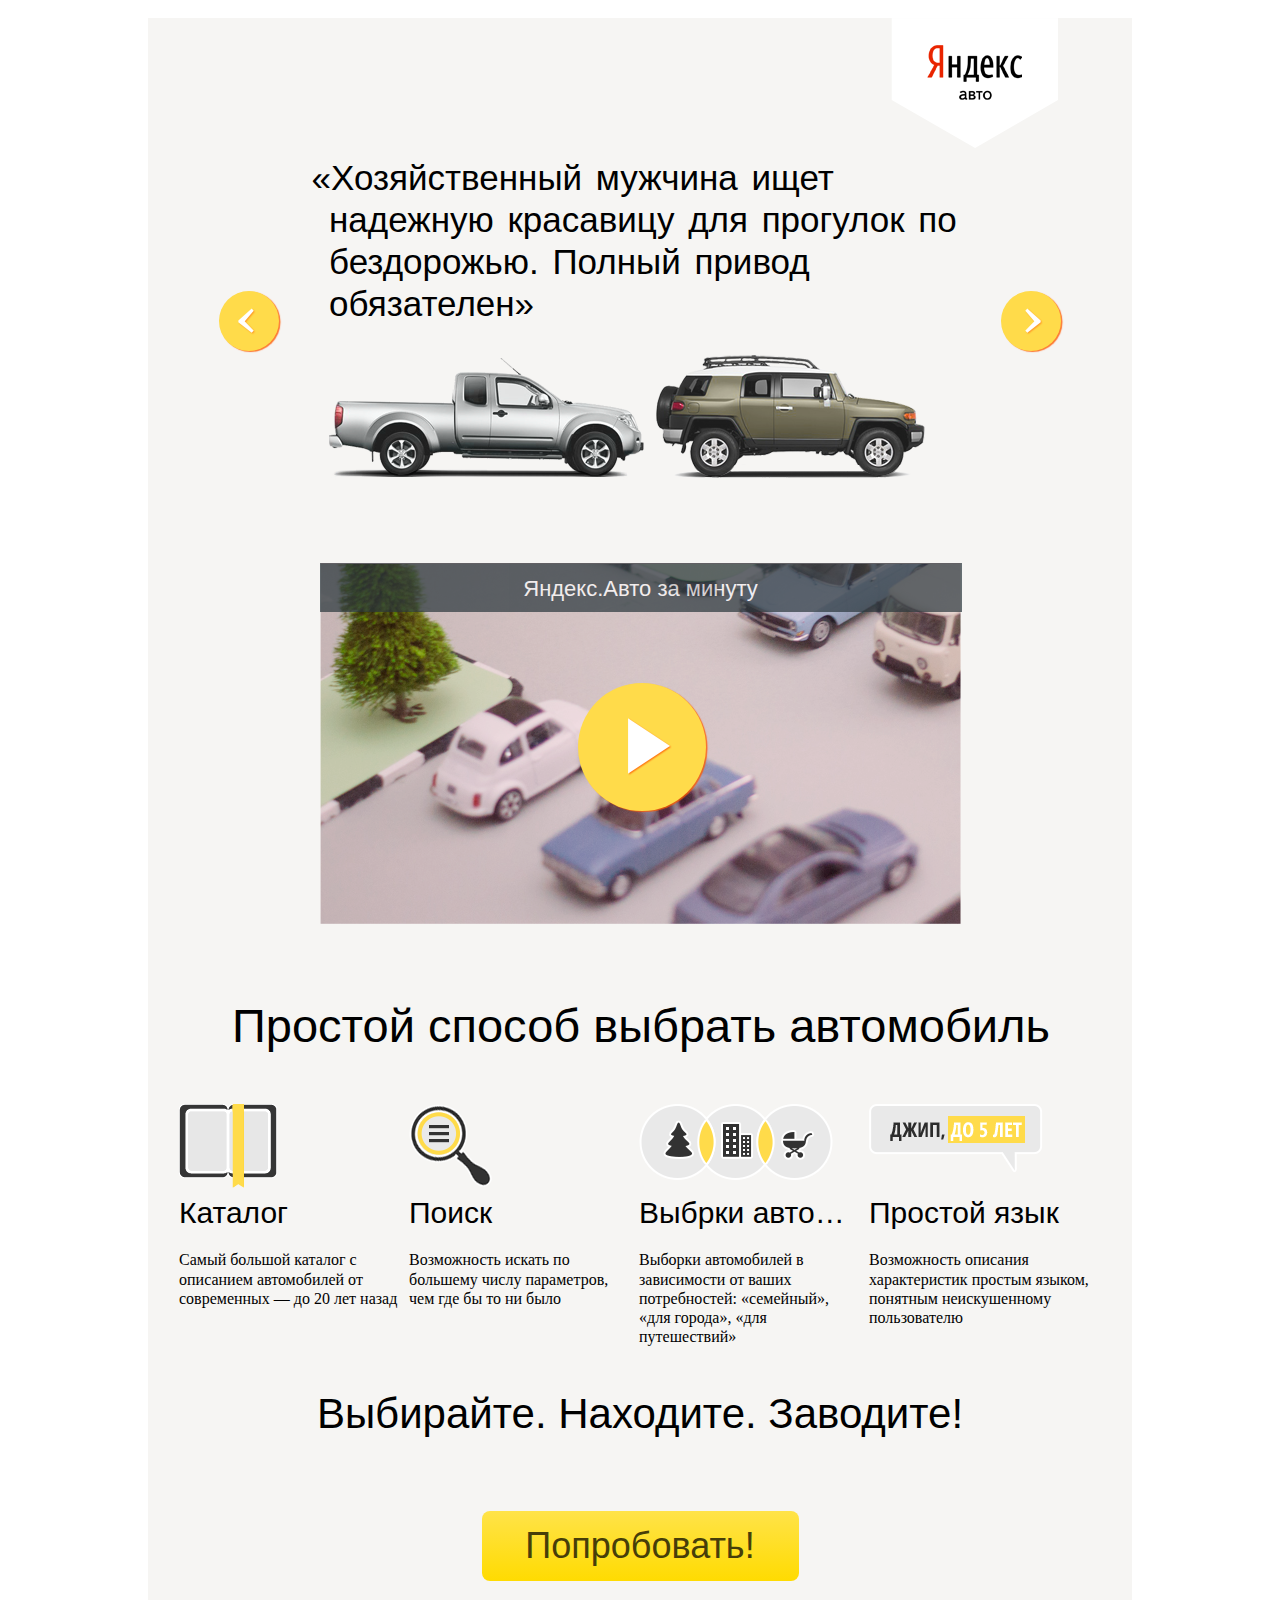
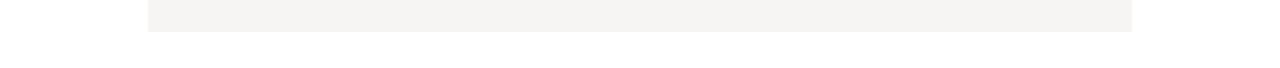
<file: Yandex.Auto/index.html>
<!DOCTYPE html>
<html lang="ru">
    <head> 
        <title>Яндекс.Авто</title>
        <meta charset="utf-8">
        <link rel="stylesheet" type="text/css" href="style.css">
    </head>
    <body>
        <div class="container">
        <header>
            <div class="logo"></div>
        </header>
        <main>
            <section class="start">
                <button class="btn btnRight"></button>
                <button class="btn btnLeft"></button>
                <div class="text">
                    <q>Хозяйственный мужчина ищет надежную красавицу для прогулок по бездорожью. Полный привод обязателен</q>
                    <img class="imgCar" src="img/cars.png" alt="тут должны быть машинки">
                </div>
            </section>
            <article class="video">
                <div class="titleVideo">
                    <p>Яндекс.Авто за минуту</p>
                </div>
                <img class="imgVideo" alt="тут должны быть машинки" src="img/carVideo.png">
                <button class="btn btnVideo"></button>
            </article>
            <section class="approach">
                <h3>Простой способ выбрать автомобиль</h3>
                <div class="listApp">
                    <div class="app__item">
                        <div class="image">
                            <img class=" img1" src="img/catalog.png">
                        </div>
                        <p class=approachHead>Каталог</p>
                        <p class="info">Самый большой каталог с описанием автомобилей от современных — до 20 лет назад</p>
                    </div>
                    <div class="app__item">
                        <div class="image">
                            <img class=" img2" src="img/search.png">
                            </div>
                        
                        <p class=approachHead>Поиск</p>
                        <p class="info">Возможность искать по большему числу параметров, чем где бы то ни было</p>
                    </div>
                    <div class="app__item">
                        <div class="image">
                        <img class=" img3" src="img/samples.png">
                        </div>
                        <p class=approachHead>Выбрки автомобиля</p>
                        <p class="info">Выборки автомобилей в зависимости от ваших потребностей: «семейный», «для города», «для путешествий»</p>
                    </div>
                    <div class="app__item">
                        
                        <div class="image">
                            <img class=" img4" src="img/prosto.png">
                            </div>
                        <p class=approachHead>Простой язык</p>
                        <p class="info">Возможность описания характеристик простым языком, понятным неискушенному пользователю</p>
                    </div>
                </div>
            </section>
            <div class="end">
                <p>Выбирайте. Находите. Заводите!</p>
                <button class="btn btnTry">Попробовать!</button>
            </div>
        </main>
        </div>
    </body>
</html>
</file>
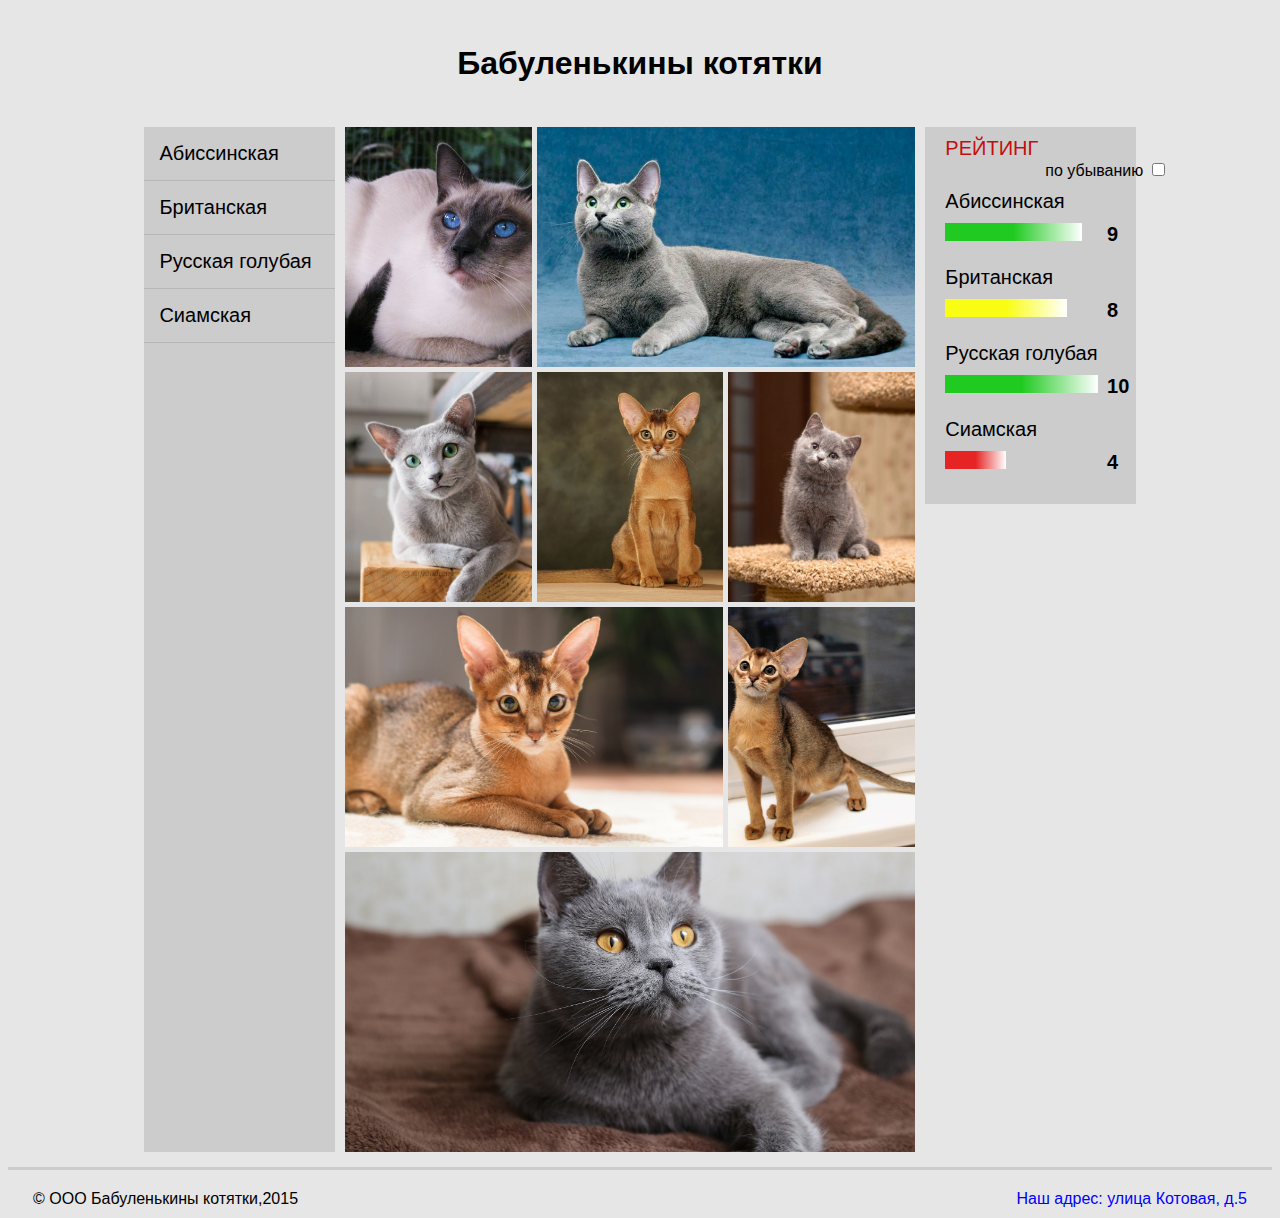
<file: Бабуленькины котятки/index.html>
<!DOCTYPE html>
<html lang="ru">
<head>
    <title>Бабуленькины котятки</title>
    <meta charset="utf-8">
    <link href="style.css" type="text/css" rel="stylesheet">
</head>
<body>
<header>
    <h1>Бабуленькины котятки</h1>
</header>
<main>
    <div class="wrapper">
        <input type="radio" id="breed1" class="breedCheck Ab" name="breed">
        <input type="radio" id="breed2" class="breedCheck Br" name="breed">
        <input type="radio" id="breed3" class="breedCheck Ru" name="breed">
        <input type="radio" id="breed4" class="breedCheck S" name="breed">
        <section class="breedCat">
            <ul>

                <li class="breed1">
                    <label for="breed1">Абиссинская</label>
                </li>

                <li class="breed2">
                    <label for="breed2">Британская</label>

                </li>

                <li class="breed3">
                    <label for="breed3">Русская голубая</label>
                </li>

                <li class="breed4">
                    <label for="breed4">Сиамская</label>
                </li>
            </ul>
        </section>
        <section class="galleryCat">
            <ul>
                <li class="siamese">
                    <img alt="тут должен быть котик" src="img/cat8.jpg">
                    <p class="name">Гоша, 4 года</p>
                </li>
                <li class="russianBlue">
                    <img alt="тут должен быть котик" src="img/cat7.jpg">
                    <p class="name">Арсений, 2 года</p>
                </li>
                <li class="russianBlue">
                    <img alt="тут должен быть котик" src="img/cat6.jpg">
                    <p class="name">Лилит, 1 год</p>
                </li>
                <li class="abyssinian">
                    <img alt="тут должен быть котик" src="img/cat3.jpg">
                    <p class="name">Шеба, 2,5 года</p>
                </li>
                <li class="british">
                    <img alt="тут должен быть котик" src="img/cat5.png">
                    <p class="name">Пушок, 1,5 года</p>
                </li>
                <li class="abyssinian">
                    <img alt="тут должен быть котик" src="img/cat1.jpg">
                    <p class="name">Кира, 1 год</p>
                </li>
                <li class="abyssinian">
                    <img alt="тут должен быть котик" src="img/cat2.jpg">
                    <p class="name">Джинджер, 1,5 года</p>
                </li>
                <li class="british">
                    <img alt="тут должен быть котик" src="img/cat9.jpg">
                    <p class="name">Персик, 3 года</p>
                </li>
            </ul>
        </section>
        <section class="rating">
            <h3>Рейтинг</h3>
            <label for="sort" class="sort">по убыванию</label>
            <input type="checkbox" id="sort" class="sort" name="sort">
            <ul>
                <li class="order2">
                    Абиссинская
                    <div class="middle">
                        <div class="bar-container">
                            <div class="bar-4"></div>
                        </div>
                    </div>
                    <div class="side">
                        <div>9</div>
                    </div>
                </li>
                <li class="order3">Британская
                    <div class="middle">
                        <div class="bar-container">
                            <div class="bar-3"></div>
                        </div>
                    </div>
                    <div class="side">
                        <div>8</div>
                    </div>
                </li>
                <li class="order1">Русская голубая
                    <div class="middle">
                        <div class="bar-container">
                            <div class="bar-2"></div>
                        </div>
                    </div>
                    <div class="side">
                        <div>10</div>
                    </div>
                </li>
                <li class="order4">Сиамская
                    <div class="middle">
                        <div class="bar-container">
                            <div class="bar-1"></div>
                        </div>
                    </div>
                    <div class="side">
                        <div>4</div>
                    </div>
                </li>
            </ul>
        </section>
    </div>
</main>
<footer>
    <p>&copy; OOO Бабуленькины котятки,2015</p>
    <a href="#" class="adress">Наш адрес: улица Котовая, д.5</a>
</footer>
</body>
</html>
</file>
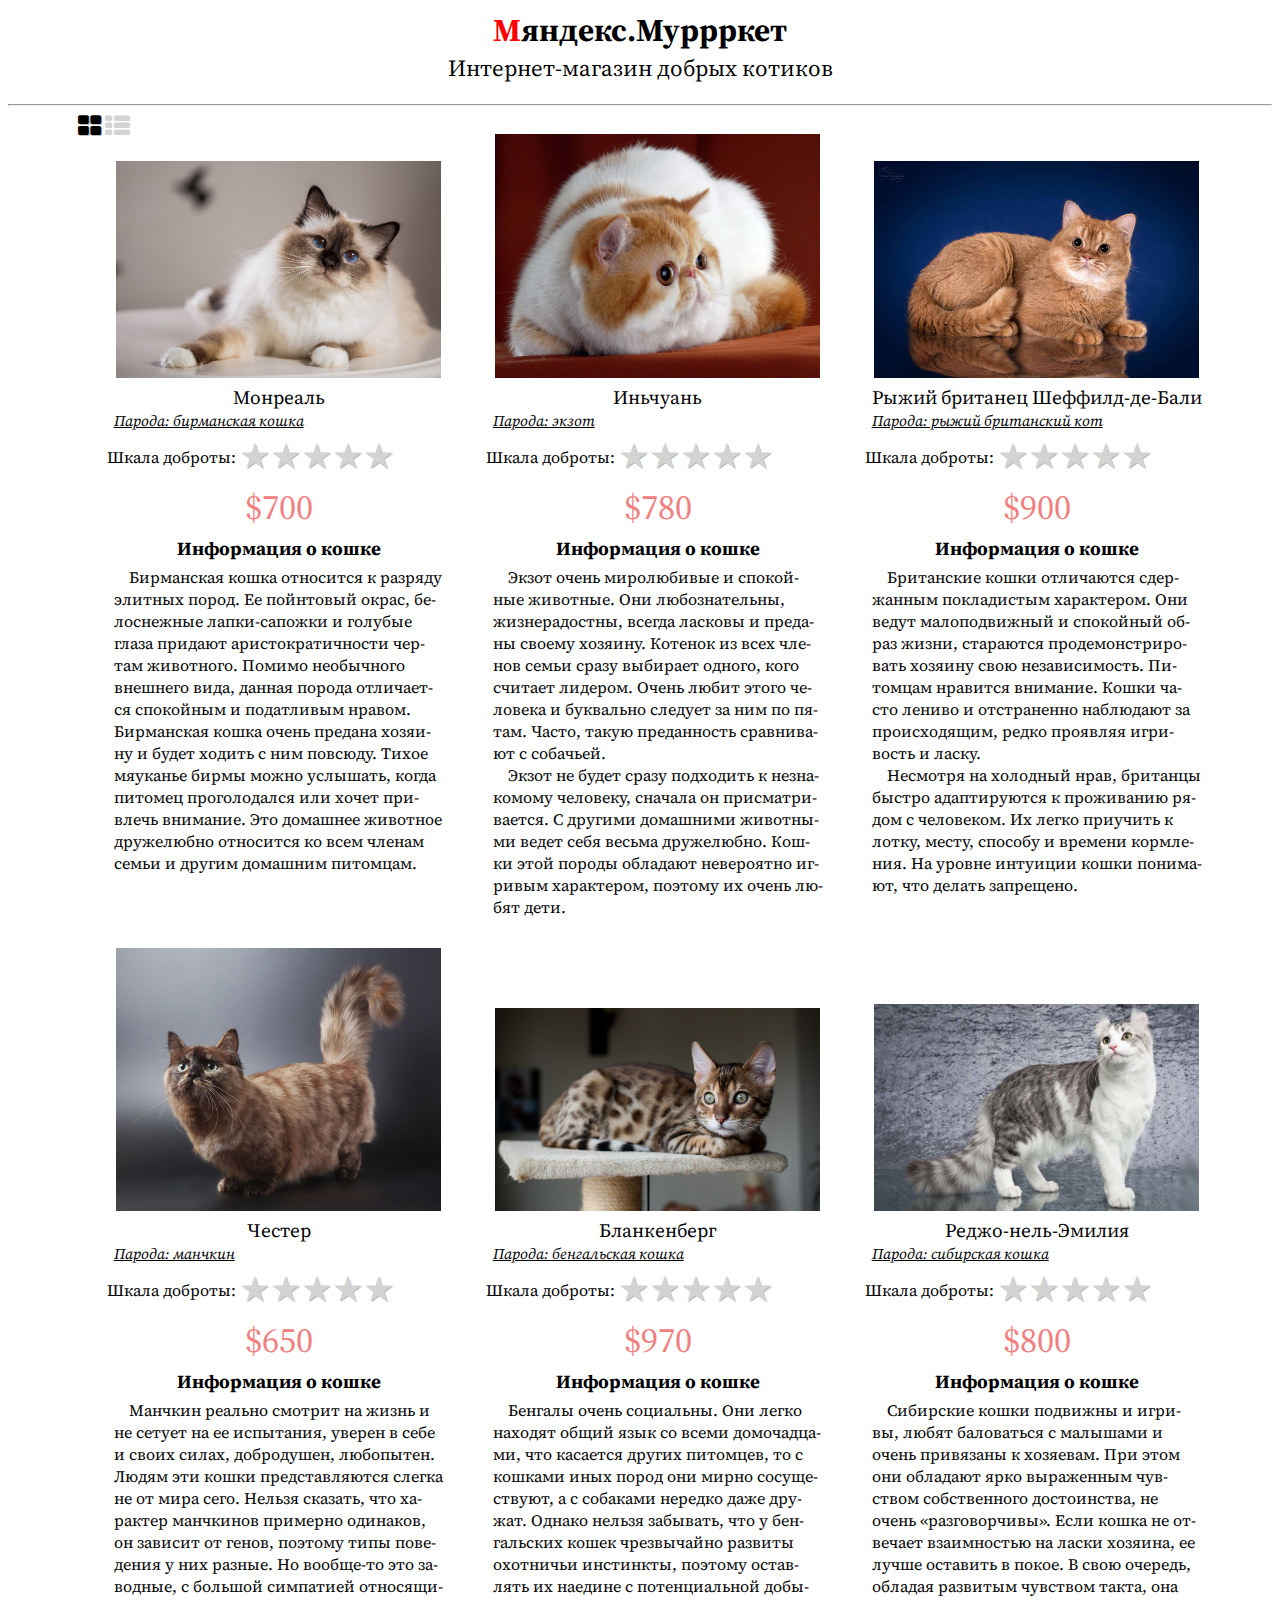
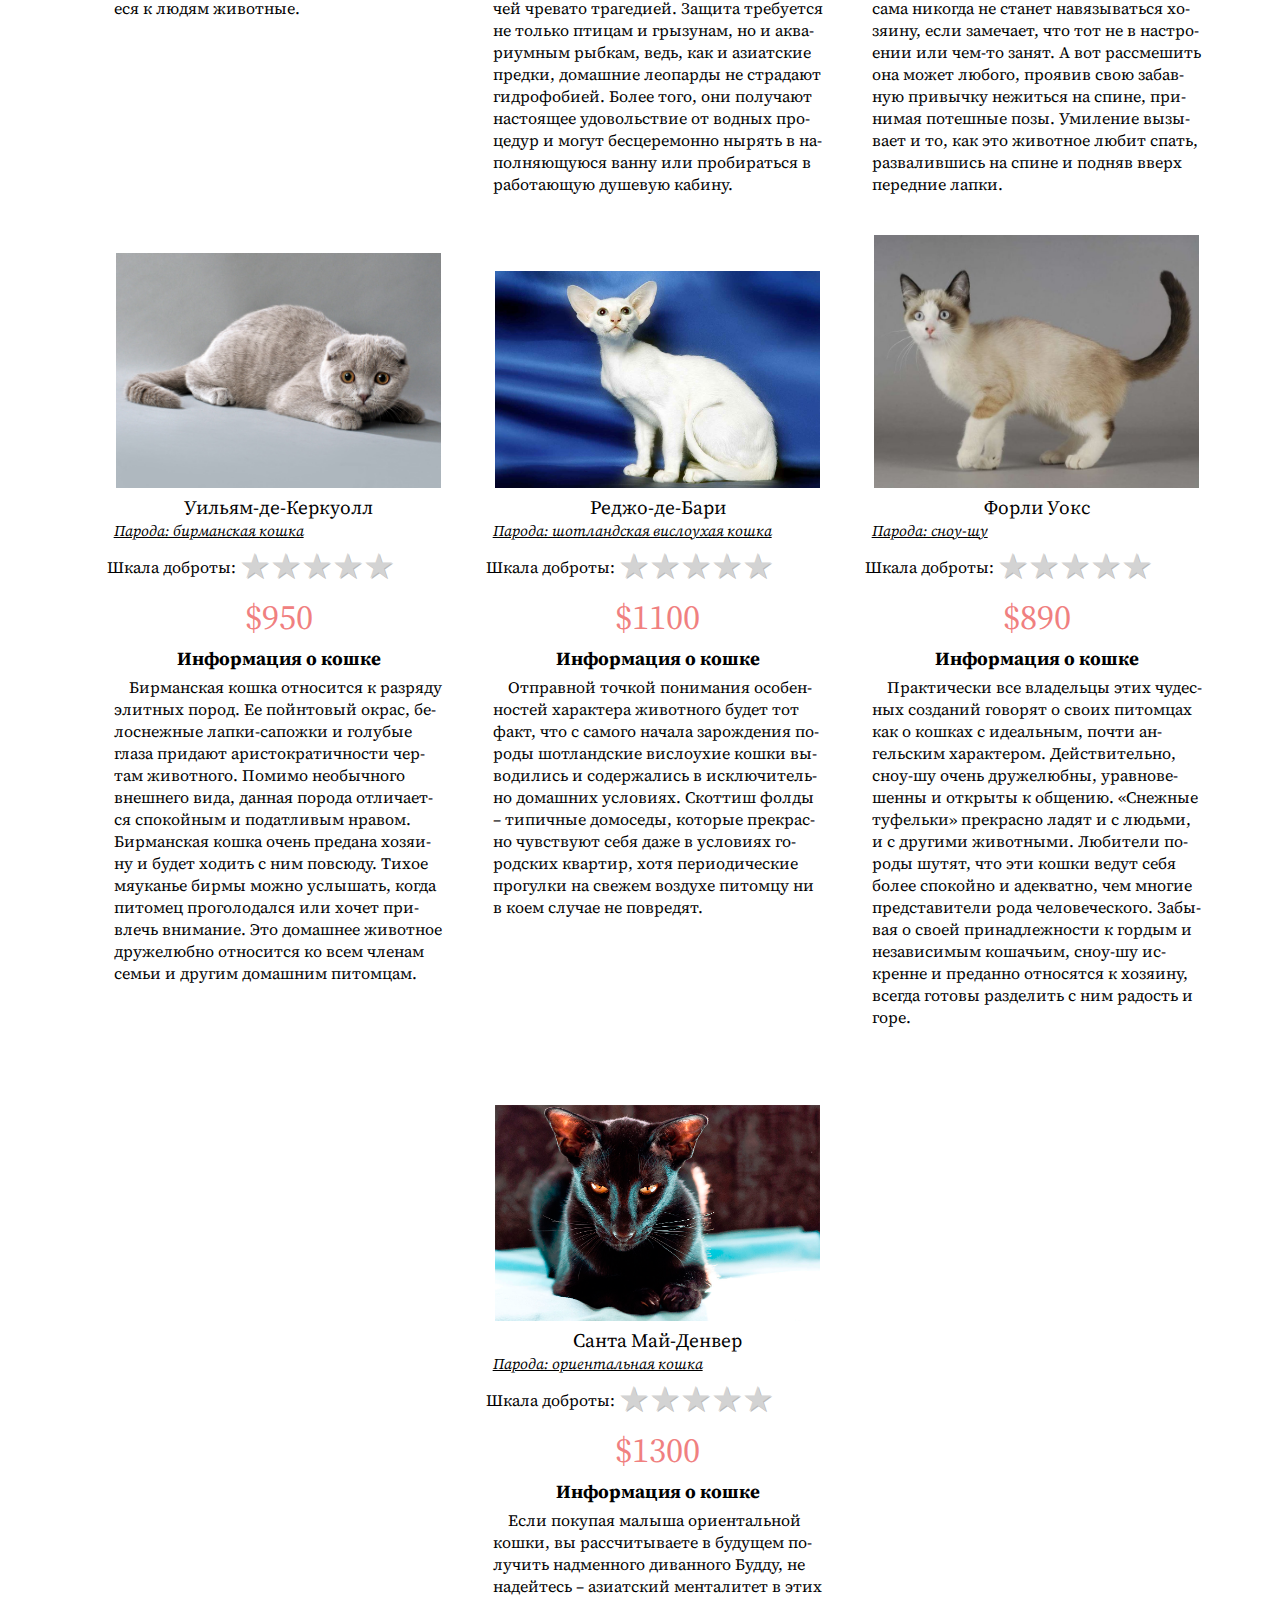
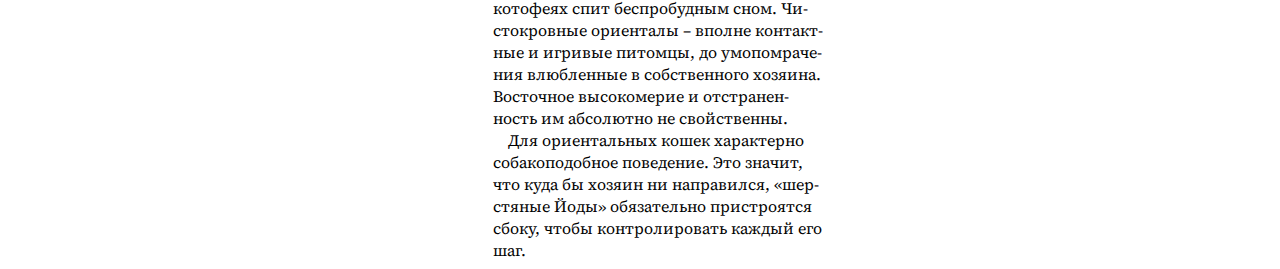
<file: Мяндекс.Муррркет/index.html>
<!DOCTYPE html>
<html lang="ru">
<head>
    <title>Мяндекс.Муррркет</title>
    <meta charset="utf-8">
    <link rel="stylesheet" type="text/css" href="style.css">
    <link rel="stylesheet" href="https://cdnjs.cloudflare.com/ajax/libs/font-awesome/4.7.0/css/font-awesome.min.css">
</head>
<body>
<header>
    <h1>Мяндекс.Муррркет</h1>
    <p>Интернет-магазин добрых котиков</p>
</header>
<hr>
<main>
    <input id="table" type="radio" name="viewType" checked>
    <label for="table" class="fa fa-th-large tableViewItem"></label>
    <input id="list" type="radio" name="viewType">
    <label for="list" class="fa fa-th-list listViewItem"></label>
    <section>
        <article>
            <div class="imgCat"><a href="#"><img src="img/cat1.jpg" alt="тут должен был быть котик">Монреаль</a></div>


            <p class="kindCat">Парода: бирманская кошка</p>
            <div class="rating">
                Шкала доброты:
                <input id="star5" type="radio" name="rating">
                <label class="rating_item" for="star5"></label>

                <input id="star4" type="radio" name="rating">
                <label class="rating_item" for="star4"></label>

                <input id="star3" type="radio" name="rating">
                <label class="rating_item" for="star3"></label>

                <input id="star2" type="radio" name="rating">
                <label class="rating_item" for="star2"></label>

                <input id="star1" type="radio" name="rating">
                <label class="rating_item" for="star1"></label>

            </div>
            <div class="coin"> $700</div>

            <div class="info">
                <h3>Информация о кошке</h3>
                <p>Бир&shy;ман&shy;ская кош&shy;ка от&shy;но&shy;сит&shy;ся к раз&shy;ря&shy;ду элит&shy;ных
                    по&shy;род. Ее пойн&shy;то&shy;вый окрас, бе&shy;ло&shy;снеж&shy;ные лап&shy;ки-са&shy;пож&shy;ки
                    и го&shy;лу&shy;бые гла&shy;за при&shy;да&shy;ют ари&shy;сто&shy;кра&shy;тич&shy;но&shy;сти чер&shy;там
                    жи&shy;вот&shy;но&shy;го. По&shy;ми&shy;мо не&shy;обыч&shy;но&shy;го внеш&shy;не&shy;го ви&shy;да,
                    дан&shy;ная по&shy;ро&shy;да от&shy;ли&shy;ча&shy;ет&shy;ся спо&shy;кой&shy;ным и по&shy;дат&shy;ли&shy;вым
                    нра&shy;вом. Бир&shy;ман&shy;ская кош&shy;ка очень пре&shy;да&shy;на хо&shy;зя&shy;и&shy;ну и бу&shy;дет
                    хо&shy;дить с ним по&shy;всю&shy;ду. Ти&shy;хое мя&shy;у&shy;ка&shy;нье бир&shy;мы мож&shy;но услы&shy;шать,
                    ко&shy;г&shy;да пи&shy;то&shy;мец про&shy;го&shy;ло&shy;дал&shy;ся или хо&shy;чет при&shy;влечь вни&shy;ма&shy;ние.
                    Это до&shy;маш&shy;нее жи&shy;вот&shy;ное дру&shy;же&shy;люб&shy;но от&shy;но&shy;сит&shy;ся ко всем
                    чле&shy;нам
                    се&shy;мьи и дру&shy;гим до&shy;маш&shy;ним пи&shy;том&shy;цам.</p>
            </div>
        </article>
        <article>
            <div class="imgCat"><a href="#"><img src="img/cat2.jpg" alt="тут должен был быть котик">Иньчуань</a></div>

            <p class="kindCat">Парода: экзот</p>
            <div class="rating">
                Шкала доброты:
                <input id="star1_5" type="radio" name="rating1">
                <label class="rating_item" for="star1_5"></label>

                <input id="star1_4" type="radio" name="rating1">
                <label class="rating_item" for="star1_4"></label>

                <input id="star1_3" type="radio" name="rating1">
                <label class="rating_item" for="star1_3"></label>

                <input id="star1_2" type="radio" name="rating1">
                <label class="rating_item" for="star1_2"></label>

                <input id="star1_1" type="radio" name="rating1">
                <label class="rating_item" for="star1_1"></label>

            </div>
            <div class="coin"> $780</div>
            <div class="info">
                <h3>Информация о кошке</h3>
                <p>Эк&shy;зот очень ми&shy;ро&shy;лю&shy;би&shy;вые и спо&shy;кой&shy;ные жи&shy;вот&shy;ные. Они лю&shy;бо&shy;зна&shy;тель&shy;ны,
                    жиз&shy;не&shy;ра&shy;дост&shy;ны, все&shy;гда лас&shy;ко&shy;вы и пре&shy;да&shy;ны сво&shy;е&shy;му
                    хо&shy;зя&shy;и&shy;ну. Ко&shy;те&shy;нок из всех чле&shy;нов се&shy;мьи сра&shy;зу вы&shy;би&shy;ра&shy;ет
                    од&shy;но&shy;го, ко&shy;го счи&shy;та&shy;ет ли&shy;де&shy;ром. Очень лю&shy;бит это&shy;го че&shy;ло&shy;ве&shy;ка
                    и бук&shy;валь&shy;но сле&shy;ду&shy;ет за ним по пя&shy;там. Ча&shy;сто, та&shy;кую пре&shy;дан&shy;ность
                    срав&shy;ни&shy;ва&shy;ют с со&shy;ба&shy;чьей.</p>
                <p>Эк&shy;зот не бу&shy;дет сра&shy;зу под&shy;хо&shy;дить к не&shy;зна&shy;ко&shy;мо&shy;му че&shy;ло&shy;ве&shy;ку,
                    сна&shy;ча&shy;ла он при&shy;смат&shy;ри&shy;ва&shy;ет&shy;ся. С дру&shy;ги&shy;ми до&shy;маш&shy;ни&shy;ми
                    жи&shy;вот&shy;ны&shy;ми ве&shy;дет се&shy;бя весь&shy;ма дру&shy;же&shy;люб&shy;но. Кош&shy;ки этой
                    по&shy;ро&shy;ды об&shy;ла&shy;да&shy;ют не&shy;ве&shy;ро&shy;ят&shy;но иг&shy;ри&shy;вым ха&shy;рак&shy;те&shy;ром,
                    по&shy;это&shy;му их очень лю&shy;бят де&shy;ти.</p>
            </div>
        </article>
        <article>
            <div class="imgCat">
                <a href="#" title="Рыжий британец Шеффилд-де-Бали">
                    <img src="img/cat3.jpg" alt="тут должен был быть котик">Рыжий британец Шеффилд-де-Бали</a></div>


            <p class="kindCat">Парода: рыжий британский кот</p>
            <div class="rating">
                Шкала доброты:
                <input id="star2_5" type="radio" name="rating2">
                <label class="rating_item" for="star2_5"></label>

                <input id="star2_4" type="radio" name="rating2">
                <label class="rating_item" for="star2_4"></label>

                <input id="star2_3" type="radio" name="rating2">
                <label class="rating_item" for="star2_3"></label>

                <input id="star2_2" type="radio" name="rating2">
                <label class="rating_item" for="star2_2"></label>

                <input id="star2_1" type="radio" name="rating2">
                <label class="rating_item" for="star2_1"></label>

            </div>
            <div class="coin"> $900</div>
            <div class="info">
                <h3>Информация о кошке</h3>
                <p>Бри&shy;тан&shy;ские кош&shy;ки от&shy;ли&shy;ча&shy;ют&shy;ся сдер&shy;жан&shy;ным по&shy;кла&shy;ди&shy;стым
                    ха&shy;рак&shy;те&shy;ром. Они ве&shy;дут ма&shy;ло&shy;по&shy;движ&shy;ный и спо&shy;кой&shy;ный об&shy;раз
                    жиз&shy;ни, ста&shy;ра&shy;ют&shy;ся про&shy;де&shy;мон&shy;стри&shy;ро&shy;вать хо&shy;зя&shy;и&shy;ну
                    свою не&shy;за&shy;ви&shy;си&shy;мость. Пи&shy;том&shy;цам нра&shy;вит&shy;ся вни&shy;ма&shy;ние.
                    Кош&shy;ки ча&shy;сто ле&shy;ни&shy;во и от&shy;стра&shy;нен&shy;но на&shy;блю&shy;да&shy;ют за про&shy;ис&shy;хо&shy;дя&shy;щим,
                    ред&shy;ко про&shy;яв&shy;ляя иг&shy;ри&shy;вость и лас&shy;ку.</p>
                <p>Не&shy;смот&shy;ря на хо&shy;лод&shy;ный нрав, бри&shy;тан&shy;цы быст&shy;ро адап&shy;ти&shy;ру&shy;ют&shy;ся
                    к про&shy;жи&shy;ва&shy;нию ря&shy;дом с че&shy;ло&shy;ве&shy;ком. Их лег&shy;ко при&shy;у&shy;чить
                    к лот&shy;ку, ме&shy;сту, спо&shy;со&shy;бу и вре&shy;ме&shy;ни корм&shy;ле&shy;ния. На уров&shy;не
                    ин&shy;ту&shy;и&shy;ции кош&shy;ки по&shy;ни&shy;ма&shy;ют, что де&shy;лать за&shy;пре&shy;ще&shy;но.</p>
            </div>
        </article>
        <article>
            <div class="imgCat">
                <a href="#">
                    <img src="img/cat4.jpg" alt="тут должен был быть котик">
                    Честер
                </a>
            </div>

            <p class="kindCat">Парода: манчкин </p>
            <div class="rating">
                Шкала доброты:
                <input id="star3_5" type="radio" name="rating3">
                <label class="rating_item" for="star3_5"></label>

                <input id="star3_4" type="radio" name="rating3">
                <label class="rating_item" for="star3_4"></label>

                <input id="star3_3" type="radio" name="rating3">
                <label class="rating_item" for="star3_3"></label>

                <input id="star3_2" type="radio" name="rating3">
                <label class="rating_item" for="star3_2"></label>

                <input id="star3_1" type="radio" name="rating3">
                <label class="rating_item" for="star3_1"></label>

            </div>
            <div class="coin"> $650</div>
            <div class="info">
                <h3>Информация о кошке</h3>
                <p>Манч&shy;кин ре&shy;аль&shy;но смот&shy;рит на жизнь и не се&shy;ту&shy;ет на ее ис&shy;пыта&shy;ния,
                    уве&shy;рен в се&shy;бе и сво&shy;их си&shy;лах, доб&shy;ро&shy;ду&shy;шен, лю&shy;бо&shy;пы&shy;тен.
                    Лю&shy;дям эти кош&shy;ки пред&shy;став&shy;ля&shy;ют&shy;ся слег&shy;ка не от ми&shy;ра се&shy;го.
                    Нель&shy;зя ска&shy;зать, что ха&shy;рак&shy;тер манч&shy;ки&shy;нов при&shy;мер&shy;но оди&shy;на&shy;ков,
                    он за&shy;ви&shy;сит от ге&shy;нов, по&shy;это&shy;му ти&shy;пы по&shy;ве&shy;де&shy;ния у них раз&shy;ные.
                    Но во&shy;об&shy;ще-то это за&shy;вод&shy;ные, с боль&shy;шой сим&shy;па&shy;ти&shy;ей от&shy;но&shy;ся&shy;щи&shy;е&shy;ся
                    к лю&shy;дям жи&shy;вот&shy;ные.</p>
            </div>
        </article>
        <article>
            <div class="imgCat">
                <a href="#">
                    <img src="img/cat5.jpg" alt="тут должен был быть котик">
                    Бланкенберг
                </a>
            </div>

            <p class="kindCat">Парода: бенгальская кошка</p>
            <div class="rating">
                Шкала доброты:
                <input id="star4_5" type="radio" name="rating4">
                <label class="rating_item" for="star4_5"></label>

                <input id="star4_4" type="radio" name="rating4">
                <label class="rating_item" for="star4_4"></label>

                <input id="star4_3" type="radio" name="rating4">
                <label class="rating_item" for="star4_3"></label>

                <input id="star4_2" type="radio" name="rating4">
                <label class="rating_item" for="star4_2"></label>

                <input id="star4_1" type="radio" name="rating4">
                <label class="rating_item" for="star4_1"></label>

            </div>
            <div class="coin"> $970</div>
            <div class="info">
                <h3>Информация о кошке</h3>
                <p>Бен&shy;га&shy;лы очень со&shy;ци&shy;аль&shy;ны. Они лег&shy;ко на&shy;хо&shy;дят об&shy;щий язык со
                    все&shy;ми до&shy;мо&shy;чад&shy;ца&shy;ми, что ка&shy;са&shy;ет&shy;ся дру&shy;гих пи&shy;том&shy;цев,
                    то с кош&shy;ка&shy;ми иных по&shy;род они мир&shy;но со&shy;су&shy;ще&shy;ству&shy;ют, а с со&shy;ба&shy;ка&shy;ми
                    не&shy;ред&shy;ко да&shy;же дру&shy;жат. Од&shy;на&shy;ко нель&shy;зя за&shy;бы&shy;вать, что у бен&shy;гальских
                    ко&shy;шек чрез&shy;вы&shy;чай&shy;но раз&shy;ви&shy;ты охот&shy;ни&shy;чьи ин&shy;стинк&shy;ты, по&shy;это&shy;му
                    остав&shy;лять их на&shy;еди&shy;не с по&shy;тен&shy;ци&shy;аль&shy;ной до&shy;бы&shy;чей чре&shy;ва&shy;то
                    тра&shy;ге&shy;ди&shy;ей. За&shy;щи&shy;та тре&shy;бу&shy;ет&shy;ся не только пти&shy;цам и гры&shy;зу&shy;нам,
                    но и ак&shy;ва&shy;ри&shy;ум&shy;ным рыб&shy;кам, ведь, как и ази&shy;ат&shy;ские пред&shy;ки, до&shy;маш&shy;ние
                    лео&shy;пар&shy;ды не стра&shy;да&shy;ют гид&shy;ро&shy;фо&shy;би&shy;ей. Бо&shy;лее то&shy;го, они
                    по&shy;лу&shy;ча&shy;ют на&shy;сто&shy;я&shy;щее удо&shy;вольствие от вод&shy;ных про&shy;це&shy;дур
                    и мо&shy;гут бес&shy;це&shy;ре&shy;мон&shy;но нырять в на&shy;пол&shy;ня&shy;ю&shy;щу&shy;ю&shy;ся
                    ван&shy;ну или про&shy;би&shy;рать&shy;ся в ра&shy;бо&shy;та&shy;ю&shy;щую ду&shy;ше&shy;вую ка&shy;би&shy;ну.</p>
            </div>
        </article>
        <article>
            <div class="imgCat">
                <a href="#">
                    <img src="img/cat6.jpg" alt="тут должен был быть котик">
                    Реджо-нель-Эмилия</a>
            </div>

            <p class="kindCat">Парода: сибирская кошка</p>
            <div class="rating">
                Шкала доброты:
                <input id="star5_5" type="radio" name="rating5">
                <label class="rating_item" for="star5_5"></label>

                <input id="star5_4" type="radio" name="rating5">
                <label class="rating_item" for="star5_4"></label>

                <input id="star5_3" type="radio" name="rating5">
                <label class="rating_item" for="star5_3"></label>

                <input id="star5_2" type="radio" name="rating5">
                <label class="rating_item" for="star5_2"></label>

                <input id="star5_1" type="radio" name="rating5">
                <label class="rating_item" for="star5_1"></label>

            </div>
            <div class="coin"> $800</div>
            <div class="info">
                <h3>Информация о кошке</h3>
                <p>Си&shy;бир&shy;ские кош&shy;ки по&shy;движ&shy;ны и иг&shy;ри&shy;вы, лю&shy;бят ба&shy;ло&shy;вать&shy;ся
                    с ма&shy;лы&shy;ша&shy;ми и очень при&shy;вя&shy;за&shy;ны к хо&shy;зя&shy;е&shy;вам. При этом они
                    об&shy;ла&shy;да&shy;ют яр&shy;ко выра&shy;жен&shy;ным чув&shy;ством соб&shy;ствен&shy;но&shy;го до&shy;сто&shy;ин&shy;ства,
                    не очень «раз&shy;го&shy;вор&shy;чи&shy;вы». Ес&shy;ли кош&shy;ка не от&shy;ве&shy;ча&shy;ет вза&shy;им&shy;но&shy;стью
                    на лас&shy;ки хо&shy;зя&shy;и&shy;на, ее луч&shy;ше оста&shy;вить в по&shy;кое. В свою оче&shy;редь,
                    об&shy;ла&shy;дая раз&shy;ви&shy;тым чув&shy;ством так&shy;та, она са&shy;ма ни&shy;ко&shy;г&shy;да
                    не ста&shy;нет на&shy;вя&shy;зы&shy;вать&shy;ся хо&shy;зя&shy;и&shy;ну, ес&shy;ли за&shy;ме&shy;ча&shy;ет,
                    что тот не в на&shy;стро&shy;е&shy;нии или чем-то за&shy;нят. А вот рас&shy;сме&shy;шить она мо&shy;жет
                    лю&shy;бо&shy;го, про&shy;явив свою за&shy;бав&shy;ную при&shy;выч&shy;ку не&shy;жить&shy;ся на спи&shy;не,
                    при&shy;ни&shy;мая по&shy;теш&shy;ные по&shy;зы. Уми&shy;ле&shy;ние вы&shy;зы&shy;ва&shy;ет и то,
                    как это жи&shy;вот&shy;ное лю&shy;бит спать, раз&shy;ва&shy;лив&shy;шись на спи&shy;не и под&shy;няв
                    вверх пе&shy;ред&shy;ние лап&shy;ки.</p>
            </div>
        </article>
        <article>
            <div class="imgCat">
                <a href="#">
                    <img src="img/cat7.jpg" alt="тут должен был быть котик">
                    Уильям-де-Керкуолл</a>
            </div>

            <p class="kindCat">Парода: бирманская кошка</p>
            <div class="rating">
                Шкала доброты:
                <input id="star6_5" type="radio" name="rating6">
                <label class="rating_item" for="star6_5"></label>

                <input id="star6_4" type="radio" name="rating6">
                <label class="rating_item" for="star6_4"></label>

                <input id="star6_3" type="radio" name="rating6">
                <label class="rating_item" for="star6_3"></label>

                <input id="star6_2" type="radio" name="rating6">
                <label class="rating_item" for="star6_2"></label>

                <input id="star6_1" type="radio" name="rating6">
                <label class="rating_item" for="star6_1"></label>

            </div>
            <div class="coin"> $950</div>
            <div class="info">
                <h3>Информация о кошке</h3>
                <p>Бир&shy;ман&shy;ская кош&shy;ка от&shy;но&shy;сит&shy;ся к раз&shy;ря&shy;ду элит&shy;ных
                    по&shy;род. Ее пойн&shy;то&shy;вый окрас, бе&shy;ло&shy;снеж&shy;ные лап&shy;ки-са&shy;пож&shy;ки
                    и го&shy;лу&shy;бые гла&shy;за при&shy;да&shy;ют ари&shy;сто&shy;кра&shy;тич&shy;но&shy;сти чер&shy;там
                    жи&shy;вот&shy;но&shy;го. По&shy;ми&shy;мо не&shy;обыч&shy;но&shy;го внеш&shy;не&shy;го ви&shy;да,
                    дан&shy;ная по&shy;ро&shy;да от&shy;ли&shy;ча&shy;ет&shy;ся спо&shy;кой&shy;ным и по&shy;дат&shy;ли&shy;вым
                    нра&shy;вом. Бир&shy;ман&shy;ская кош&shy;ка очень пре&shy;да&shy;на хо&shy;зя&shy;и&shy;ну и бу&shy;дет
                    хо&shy;дить с ним по&shy;всю&shy;ду. Ти&shy;хое мя&shy;у&shy;ка&shy;нье бир&shy;мы мож&shy;но услы&shy;шать,
                    ко&shy;г&shy;да пи&shy;то&shy;мец про&shy;го&shy;ло&shy;дал&shy;ся или хо&shy;чет при&shy;влечь вни&shy;ма&shy;ние.
                    Это до&shy;маш&shy;нее жи&shy;вот&shy;ное дру&shy;же&shy;люб&shy;но от&shy;но&shy;сит&shy;ся ко всем
                    чле&shy;нам
                    се&shy;мьи и дру&shy;гим до&shy;маш&shy;ним пи&shy;том&shy;цам.</p>
            </div>
        </article>
        <article>
            <div class="imgCat">
                <a href="#">
                    <img src="img/cat8.jpg" alt="тут должен был быть котик">
                    Реджо-де-Бари</a>
            </div>

            <p class="kindCat">Парода: шотландская вислоухая кошка</p>
            <div class="rating">
                Шкала доброты:
                <input id="star7_5" type="radio" name="rating7">
                <label class="rating_item" for="star7_5"></label>

                <input id="star7_4" type="radio" name="rating7">
                <label class="rating_item" for="star7_4"></label>

                <input id="star7_3" type="radio" name="rating7">
                <label class="rating_item" for="star7_3"></label>

                <input id="star7_2" type="radio" name="rating7">
                <label class="rating_item" for="star7_2"></label>

                <input id="star7_1" type="radio" name="rating7">
                <label class="rating_item" for="star7_1"></label>

            </div>
            <div class="coin"> $1100</div>
            <div class="info">
                <h3>Информация о кошке</h3>
                <p>От&shy;прав&shy;ной точ&shy;кой по&shy;ни&shy;ма&shy;ния осо&shy;бен&shy;но&shy;стей ха&shy;рак&shy;те&shy;ра
                    жи&shy;вот&shy;но&shy;го бу&shy;дет тот факт, что с са&shy;мо&shy;го на&shy;ча&shy;ла за&shy;рож&shy;де&shy;ния
                    по&shy;ро&shy;ды шот&shy;ланд&shy;ские вис&shy;ло&shy;у&shy;хие кош&shy;ки вы&shy;во&shy;ди&shy;лись
                    и со&shy;дер&shy;жа&shy;лись в ис&shy;клю&shy;чи&shy;тель&shy;но до&shy;маш&shy;них усло&shy;ви&shy;ях.
                    Скот&shy;тиш фол&shy;ды – ти&shy;пич&shy;ные до&shy;мо&shy;се&shy;ды, ко&shy;то&shy;рые пре&shy;крас&shy;но
                    чув&shy;ству&shy;ют се&shy;бя да&shy;же в усло&shy;ви&shy;ях го&shy;род&shy;ских квар&shy;тир, хо&shy;тя
                    пе&shy;ри&shy;о&shy;ди&shy;че&shy;ские про&shy;гул&shy;ки на све&shy;жем воз&shy;ду&shy;хе пи&shy;том&shy;цу
                    ни в ко&shy;ем слу&shy;чае не по&shy;вре&shy;дят.</p>

            </div>
        </article>
        <article>
            <div class="imgCat">
                <a href="#">
                    <img src="img/cat9.jpg" alt="тут должен был быть котик">
                    Форли Уокс
                </a>
            </div>

            <p class="kindCat">Парода: сноу-шу</p>
            <div class="rating">
                Шкала доброты:
                <input id="star8_5" type="radio" name="rating8">
                <label class="rating_item" for="star8_5"></label>

                <input id="star8_4" type="radio" name="rating8">
                <label class="rating_item" for="star8_4"></label>

                <input id="star8_3" type="radio" name="rating8">
                <label class="rating_item" for="star8_3"></label>

                <input id="star8_2" type="radio" name="rating8">
                <label class="rating_item" for="star8_2"></label>

                <input id="star8_1" type="radio" name="rating8">
                <label class="rating_item" for="star8_1"></label>

            </div>
            <div class="coin"> $890</div>
            <div class="info">
                <h3>Информация о кошке</h3>
                <p>Прак&shy;ти&shy;че&shy;ски все вла&shy;дель&shy;цы этих чу&shy;дес&shy;ных со&shy;з&shy;да&shy;ний го&shy;во&shy;рят
                    о сво&shy;их пи&shy;том&shy;цах как о кош&shy;ках с иде&shy;аль&shy;ным, по&shy;чти ан&shy;гельским
                    ха&shy;рак&shy;те&shy;ром. Действи&shy;тель&shy;но, сноу-шу очень дру&shy;же&shy;люб&shy;ны, урав&shy;но&shy;ве&shy;шен&shy;ны
                    и от&shy;крыты к об&shy;ще&shy;нию. «Снеж&shy;ные ту&shy;фельки» пре&shy;крас&shy;но ла&shy;дят и с
                    людь&shy;ми, и с дру&shy;ги&shy;ми жи&shy;вот&shy;ны&shy;ми. Лю&shy;би&shy;те&shy;ли по&shy;ро&shy;ды
                    шу&shy;тят, что эти кош&shy;ки ве&shy;дут се&shy;бя бо&shy;лее спо&shy;кой&shy;но и адек&shy;ват&shy;но,
                    чем мно&shy;гие пред&shy;ста&shy;ви&shy;те&shy;ли ро&shy;да че&shy;ло&shy;ве&shy;че&shy;ско&shy;го.
                    За&shy;бы&shy;вая о сво&shy;ей при&shy;над&shy;леж&shy;но&shy;сти к гор&shy;дым и не&shy;за&shy;ви&shy;си&shy;мым
                    ко&shy;ша&shy;чьим, сноу-шу ис&shy;крен&shy;не и пре&shy;дан&shy;но от&shy;но&shy;сят&shy;ся к хо&shy;зя&shy;и&shy;ну,
                    все&shy;гда го&shy;то&shy;вы раз&shy;де&shy;лить с ним ра&shy;дость и го&shy;ре.</p>
            </div>
        </article>
        <article>
            <div class="imgCat">
                <a href="#">
                    <img src="img/cat10.jpg" alt="тут должен был быть котик">
                    Санта Май-Денвер </a>
            </div>

            <p class="kindCat">Парода: ориентальная кошка</p>
            <div class="rating">
                Шкала доброты:
                <input id="star9_5" type="radio" name="rating9">
                <label class="rating_item" for="star9_5"></label>

                <input id="star9_4" type="radio" name="rating9">
                <label class="rating_item" for="star9_4"></label>

                <input id="star9_3" type="radio" name="rating9">
                <label class="rating_item" for="star9_3"></label>

                <input id="star9_2" type="radio" name="rating9">
                <label class="rating_item" for="star9_2"></label>

                <input id="star9_1" type="radio" name="rating9">
                <label class="rating_item" for="star9_1"></label>

            </div>
            <div class="coin"> $1300</div>
            <div class="info">
                <h3>Информация о кошке</h3>
                <p>Ес&shy;ли по&shy;ку&shy;пая ма&shy;лы&shy;ша ори&shy;ен&shy;таль&shy;ной кош&shy;ки, вы рас&shy;счи&shy;ты&shy;ва&shy;е&shy;те
                    в бу&shy;ду&shy;щем по&shy;лу&shy;чить над&shy;мен&shy;но&shy;го ди&shy;ван&shy;но&shy;го Буд&shy;ду,
                    не на&shy;дей&shy;тесь – ази&shy;ат&shy;ский мен&shy;та&shy;ли&shy;тет в этих ко&shy;то&shy;фе&shy;ях
                    спит бес&shy;про&shy;буд&shy;ным сном. Чи&shy;сто&shy;кров&shy;ные ори&shy;ен&shy;та&shy;лы – впол&shy;не
                    кон&shy;такт&shy;ные и иг&shy;ри&shy;вые пи&shy;том&shy;цы, до умо&shy;по&shy;мра&shy;че&shy;ния
                    влюб&shy;лен&shy;ные в соб&shy;ствен&shy;но&shy;го хо&shy;зя&shy;и&shy;на. Во&shy;сточ&shy;ное вы&shy;со&shy;ко&shy;ме&shy;рие
                    и от&shy;стра&shy;нен&shy;ность им аб&shy;со&shy;лют&shy;но не свойствен&shy;ны.</p>
                <p>Для ори&shy;ен&shy;таль&shy;ных ко&shy;шек ха&shy;рак&shy;тер&shy;но со&shy;ба&shy;ко&shy;по&shy;доб&shy;ное
                    по&shy;ве&shy;де&shy;ние. Это зна&shy;чит, что ку&shy;да бы хо&shy;зя&shy;ин ни на&shy;пра&shy;вил&shy;ся,
                    «шер&shy;стя&shy;ные Йо&shy;ды» обя&shy;за&shy;тель&shy;но при&shy;стро&shy;ят&shy;ся сбо&shy;ку,
                    что&shy;бы кон&shy;тро&shy;ли&shy;ро&shy;вать каж&shy;дый его шаг.</p>
            </div>
        </article>
    </section>
</main>
</body>
</html>
</file>
<file: Yandex.Auto/style.css>
head{
    padding: 0;
    margin: 0;
}
body{
    width: 1020px;
    height: 1650px;
    background-color:#fff;
    margin: 0 auto;
}
.container{
    width: 984px;
    height: 1614px;
    background-color:#f6f5f3;
    margin: 18px auto;
    position: relative;
}
.logo{
    width: 167px;
    height: 130px;
    background-image:url("img/Logo.png");
    position: absolute;
    left: 743px;
}
.start{
    position: absolute;
    top:139px;
    right: 22px;
    width: 940px;
    height: 323px;
}
.btn{
    border-radius: 50%;
    box-shadow: 1.5px 1px 1px 0px rgba(255, 90, 0, 0.8);
    width: 60px;
    height: 60px;
    border:none;   
    padding: 0;
    cursor: pointer;
}
.btn:hover{
    opacity: .8;
}
.btnRight{
    background: rgb(255, 219, 74) url("img/pointer.png") 56% 50% no-repeat;
    float: right;
    margin-top:134px;
    margin-right: 49px;
}
.btnLeft{
    background: rgb(255, 219, 74) url("img/pointerR.png") 46% 50% no-repeat;
    float: left;
    margin-top:134px;
    margin-left: 49px;
}
.start .text{
    font-size: 35px;
    font-family: Arial, sans-serif;
    line-height: 1.2;
    quotes: "\00ab" "\00bb";
    height: 156px;
    width:646px;
    float: left;
    text-indent:-0.5em;
    padding-left: 50px;
    text-align: left;
    word-spacing: 4px;
}

.start .imgCar{
    margin-top:30px;
}

.video{
    position: relative;
    width: 641px;
    height: 361px;
    margin: 0 auto;
    top: 545px;   
}
.video .titleVideo{
    position: absolute;
    background-color: rgb(41, 54, 60);
    opacity: 0.702;
    width: 642px;
    height: 49px;
    
}
.video .titleVideo p{
    font-size: 22px;
    font-family: "Arial";
    color: rgb(255, 255, 255);
    text-align: center;
    padding: 0;
    margin:13px 0 0 0;
    line-height: 1.2;
}
.video .btnVideo{
    position: absolute;
    border-radius: 50%;
    box-shadow: 1.5px 1px 1px 0 rgba(255, 90, 0, 0.8);
    width: 128px;
    height: 128px;
    background: rgb(255, 219, 74) url("img/pointerVideo.png") 60% 50% no-repeat;
    top:120px;
    right: 255px;
}
.approach{
    position: absolute;
    height: 314px;
    top:980px;
    width: 984px;
}

.listApp{
    display: grid;
    grid-template-columns: 220px 220px 220px 220px;
    grid-template-rows: 232px;
    width: 922px;
    padding-top: 50px;
    grid-gap:10px;
    margin: 0 auto;
}

h3{
    font-size: 47px;
    font-family: "Arial", sans-serif;
    line-height: 1.2;
    padding: 0 0 0 84px ;
    margin: 0;
    font-weight: normal;
}
.approachHead{
    font-size: 30px;
    font-family: "Arial", sans-serif;
    text-align: left;
    text-overflow: ellipsis;
    overflow: hidden;
    white-space: nowrap;
    margin-bottom: 20px;
    margin-top: 8px;
    padding: 0;
}
.image{
    height:84px ;
}
.info{
    font-size: 16px;
    padding: 0;
    margin: 0;
    line-height: 1.2;
    text-align: left;
}

.end{
    position: absolute;
    top:1372px;
    width: 100%;
    text-align: center;
}
.end p{
    font-size: 42px;
    font-family: "Arial", sans-serif;
    padding: 0;
    margin: 0 0 73px 0;
}
.btnTry{
    font-size: 36px;
    border-radius: 8px;
    width: 317px;
    height: 70px;
    background:linear-gradient(to top,#ffdb01,#ffe349);
    box-shadow:none;
    color:#473e09;
}
.btnTry:hover{
    background:linear-gradient(to top,#ffe130,#ffe86a);
    opacity: 1;
}
</file>
<file: Бабуленькины котятки/style.css>
header {
    text-align: center;
    margin: 45px;
}

body {
    background-color: #e6e6e6;
    font-family: Arial, Helvetica, sans-serif;
}

h3 {
    text-transform: uppercase;
    color: rgb(196, 14, 14);
    font-size: 20px;
    margin: 0;
    padding-top: 10px;
    font-weight: normal;
}

ul {
    list-style: none;
    padding: 0;
    margin: 0;
}

.wrapper {
    display: flex;
    width: 80%;
    margin: 0 auto;
}

/*breedCat*/
.breedCheck {
    display: none;
    width: 100%;
}

#breed1:checked ~ section > ul > .breed1,
#breed2:checked ~ section ul > .breed2,
#breed3:checked ~ section ul > .breed3,
#breed4:checked ~ section ul > .breed4 {
    background-color: #808080;
    color: #fff;
}

#breed1:checked ~ .galleryCat > ul li:not(.abyssinian),
#breed2:checked ~ .galleryCat > ul li:not(.british),
#breed3:checked ~ .galleryCat > ul li:not(.russianBlue),
#breed4:checked ~ .galleryCat > ul li:not(.siamese) {
    opacity: 0.5;
}

#breed1:checked ~ .galleryCat > ul li:not(.abyssinian) > p,
#breed2:checked ~ .galleryCat > ul li:not(.british) > p,
#breed3:checked ~ .galleryCat > ul li:not(.russianBlue) > p,
#breed4:checked ~ .galleryCat > ul li:not(.siamese) > p {
    display: none;
}

.breedCat ul li {
    border-bottom: 1px solid rgb(184, 183, 183);
    font-size: 20px;

}

.breedCat ul li label {
    padding: 15px;
    display: block;
}

.breedCat, .rating {
    background-color: #cccccc;
    flex: 1;
    margin: 0 10px;
}

/*galleryCat*/
.galleryCat {
    flex: 3;

}

.galleryCat ul {
    display: grid;
    grid-template-columns: 1fr 1fr 1fr;
    grid-template-rows:  240px 230px 240px 300px;
    grid-template-areas: "a b b"
                         "c d e"
                         "f f g"
                         "h h h";
    grid-gap: 5px;
}

.galleryCat ul li p {
    display: none;
}

.galleryCat ul li:first-child {
    grid-area: a;
}

img {
    width: 100%;
    height: 100%;
    object-fit: cover;
}

.galleryCat ul li:nth-child(2) {
    grid-area: b;
}

.galleryCat ul li:nth-child(3) {
    grid-area: c;
}

.galleryCat ul li:nth-child(4) {
    grid-area: d;
}

.galleryCat ul li:nth-child(5) {
    grid-area: e;
}

.galleryCat ul li:nth-child(6) {
    grid-area: f;
}

.galleryCat ul li:nth-child(7) {
    grid-area: g;
}

.galleryCat ul li:last-child {
    grid-area: h;
}

img:hover + .name,
.name:hover {
    display: inline-block;
    text-align: center;
    background-color: black;
    opacity: 0.6;
    color: white;
    padding: 15px 10px;
    font-size: 20px;
    position: relative;
    top: -105px;
    cursor: default;
}

/*rating*/
.rating {
    align-self: start;
    padding-left: 20px;
    padding-bottom: 20px;
}

.bar-container {
    width: 80%;
    text-align: center;
    color: white;
    float: left;
}

.bar-4 {
    margin-top: 10px;
    width: 90%;
    height: 18px;
    background: linear-gradient(to right, rgb(32, 202, 32) 50%, white);
}

.bar-3 {
    margin-top: 10px;
    width: 80%;
    height: 18px;
    background: linear-gradient(to right, rgb(249, 253, 19) 50%, white);
    order: 3;
}

.bar-2 {
    margin-top: 10px;
    width: 100%;
    height: 18px;
    background: linear-gradient(to right, rgb(32, 202, 32) 50%, white);
    order: 2;
}

.bar-1 {
    margin-top: 10px;
    width: 40%;
    height: 18px;
    background: linear-gradient(to right, rgb(230, 36, 36) 50%, white);
}

.side {
    float: right;
    width: 15%;
    font-weight: bold;
    margin-top: 10px;
}

.rating ul li {
    margin: 10px 0;
    font-size: 20px;
}

#sort:checked ~ ul .order2 {
    order: 2;
}

#sort:checked ~ ul .order1 {
    order: 1;
}

#sort:checked ~ ul .order3 {
    order: 3;
}

#sort:checked ~ ul .order4 {
    order: 4;
}

.rating ul {
    display: flex;
    flex-direction: column;
}

.sort {
    position: relative;
    left: 100px;
}

/*footer*/
footer {
    border-top: 3px solid #cccccc;
    margin-top: 15px;
    padding: 20px 25px;
}

footer p {
    float: left;
    margin: 0;
}

footer a {
    float: right;
    text-decoration: none;
    color: blue;
}
</file>
<file: Мяндекс.Муррркет/style.css>
@import url('https://fonts.googleapis.com/css2?family=Source+Serif+Pro&display=swap');

body {
    font-family: 'Source Serif Pro', serif;
}

header {
    text-align: center;
    margin-bottom: 20px;
}

h1 {
    margin: 0;
}

h1::first-letter {
    color: red;
}

header p {
    font-size: 23px;
    margin: 0;
}

main {
    padding-left: 70px;
}

input {
    display: none;
}

.listViewItem,
.tableViewItem {
    font-size: 25px !important;
    color: lightgray;
}

article {
    width: 350px;
    text-align: center;
    display: inline-block;
    vertical-align: top;
    margin-left: 25px;
    margin-top: 25px;
}

#list:checked ~ label[for="list"],
#table:checked ~ label[for="table"] {
    color: black;
    text-shadow: 1px 1px #bbb;;
}

#table:checked ~ section > article > .imgCat {
    display: inline-block;
    vertical-align: middle;
    width: 100%;
    height: 300px;
    position: relative;
}


#table:checked ~ section {
    text-align: center;
    width: 95%;
    margin-top: -55px;
}

#table:checked ~ section > article > .imgCat a {
    position: absolute;
    bottom: 0;
    left: 0;
}


#list:checked ~ section {
    display: table;
    width: 95%;
    border-collapse: collapse;
    table-layout: fixed;

}

#list:checked ~ section > article {
    display: table-row;
}

#list:checked ~ section > article > .imgCat,
#list:checked ~ section > article > .params,
#list:checked ~ section > article > .info {
    display: table-cell;
    padding: 15px 0;

}

#list:checked ~ section > article > .imgCat {
    vertical-align: middle;
    text-align: center;
    width: 30%;
}

a {
    font-size: 120%;
    text-decoration: none;
    color: black;

}

a:hover img {
    opacity: 0.7;
}

.imgCat img {
    width: 93%;
    transition: opacity 1s;
}

a:hover {
    color: red;
}


/*Rating*/

.rating {
    width: 290px;
    margin-bottom: 15px;
}

.rating p {
    margin: 0;
}

.rating_item::before {
    content: '★'
}

.rating > input:hover ~ label {
    color: gold;
    text-shadow: none;
}

.rating_item {
    float: right;
    font-size: 35px;
    line-height: 20px;
    color: lightgrey;
    text-shadow: 1px 1px #bbb;
}

.rating > input:checked ~ label {
    color: gold;
    text-shadow: 1px 1px;
}

.rating input:checked ~ label:hover,
.rating input ~ label:hover ~ label {
    text-shadow: none;
}

/*Info*/
.kindCat {
    font-style: italic;
    font-size: 15px;
    margin-top: 0;
    margin-bottom: 15px;
    text-decoration: underline;
    text-align: left;
    padding-left: 10px;
}

.coin {
    color: #F08080;
    font-size: 35px;
}

.info p {
    text-indent: 15px;
    padding: 0 10px;
    text-align: left;
    margin: 0;
}

.info h3 {
    margin: 5px;
}
</file>
